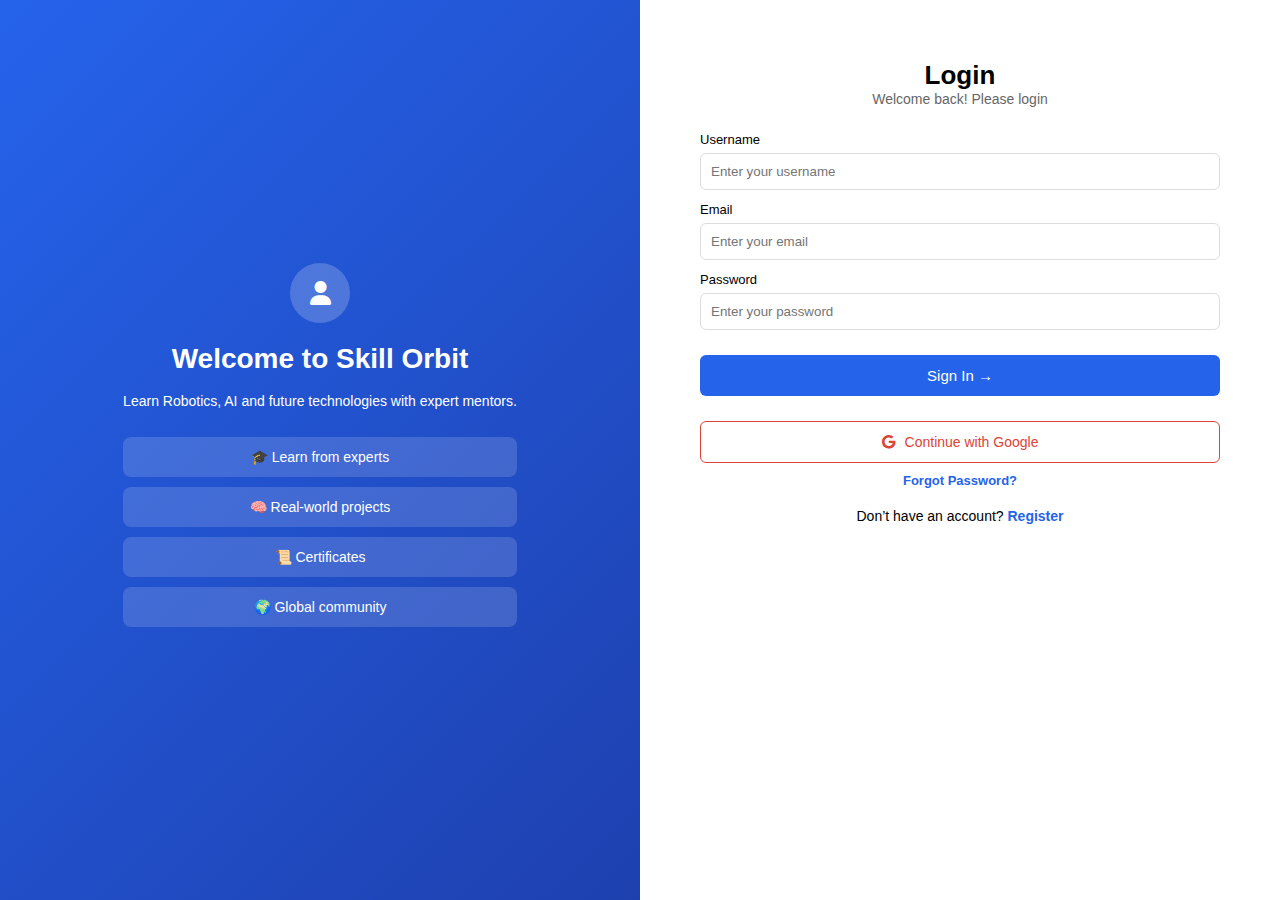
<file: index.html>
<!DOCTYPE html>
<html lang="en">
<head>
  <meta charset="UTF-8">
  <meta name="viewport" content="width=device-width, initial-scale=1.0">
  <title>Login / Register</title>

  <!-- CSS -->
  <link rel="stylesheet" href="login.css">

  <!-- Font Awesome -->
  <link
    rel="stylesheet"
    href="https://cdnjs.cloudflare.com/ajax/libs/font-awesome/6.6.0/css/all.min.css"
  />
</head>
<body>

<div class="container">

  <!-- LEFT SECTION -->
  <div class="left">
    <div class="left-content">
      <div class="icon">
        <i class="fa-solid fa-user"></i>
      </div>
      <h1>Welcome to Skill Orbit</h1>
      <p>Learn Robotics, AI and future technologies with expert mentors.</p>

      <div class="card">🎓 Learn from experts</div>
      <div class="card">🧠 Real-world projects</div>
      <div class="card">📜 Certificates</div>
      <div class="card">🌍 Global community</div>
    </div>
  </div>

  <!-- RIGHT SECTION -->
  <div class="right">

    <!-- LOGIN -->
    <div id="loginBox">
      <h2>Login</h2>
      <p class="sub">Welcome back! Please login</p>

      <label>Username</label>
      <input type="text" id="loginUsername" placeholder="Enter your username">

      <label>Email</label>
      <input type="email" id="loginEmail" placeholder="Enter your email">

      <label>Password</label>
      <input type="password" id="loginPassword" placeholder="Enter your password">

      <button type="button">Sign In →</button>

      <!-- GOOGLE LOGIN -->
      <div class="social-login">
        <button type="button" class="google-btn" onclick="loginWithGoogle()">
          <i class="fa-brands fa-google"></i> Continue with Google
        </button>
      </div>

      <p class="forgot-text">
        <span onclick="showForgot()">Forgot Password?</span>
      </p>

      <p class="switch-text">
        Don’t have an account?
        <span onclick="showRegister()">Register</span>
      </p>
    </div>

    <!-- FORGOT PASSWORD -->
    <div id="forgotBox" class="hide">
      <h2>Reset Password</h2>
      <p class="sub">Reset using Email or Phone</p>

      <label>Email</label>
      <input type="email" id="resetEmail" placeholder="Enter registered email">

      <p class="or">OR</p>

      <label>Phone</label>
      <input type="tel" id="resetPhone" placeholder="Enter registered phone">

      <button type="button" onclick="resetPassword()">Send OTP</button>

      <p class="switch-text">
        <span onclick="backToLogin()">Back to Login</span>
      </p>
    </div>

    <!-- OTP VERIFY -->
    <div id="otpBox" class="hide">
      <h2>Verify OTP</h2>
      <p class="sub">Enter OTP sent to email or phone</p>

      <input type="text" id="otpInput" placeholder="Enter OTP">
      <button type="button" onclick="verifyOTP()">Verify OTP</button>

      <p class="switch-text">
        <span onclick="backToLogin()">Cancel</span>
      </p>
    </div>

    <!-- NEW PASSWORD -->
    <div id="newPassBox" class="hide">
      <h2>Create New Password</h2>
      <p class="sub">Set your new password</p>

      <label>New Password</label>
      <input type="password" id="newPassword" placeholder="New password">

      <label>Confirm Password</label>
      <input type="password" id="confirmNewPassword" placeholder="Confirm password">

      <button type="button" onclick="saveNewPassword()">Save Password</button>
    </div>

    <!-- REGISTER -->
    <div id="registerBox" class="hide">
      <h2>Create Account</h2>
      <p class="sub">It’s quick and easy</p>

      <form id="signupForm">

        <label>Full Name</label>
        <input type="text" id="name" placeholder="Full name">

        <label>Username</label>
        <input type="text" id="username" placeholder="Username">
        <small id="usernameError" class="error">
          Username must be 4+ characters (letters, numbers, _)
        </small>

        <label>Email</label>
        <input type="email" id="email" placeholder="Email">

        <label>Phone (optional)</label>
        <input type="tel" id="phone" placeholder="Phone">

        <label>I am a:</label>
        <div class="role-group">
          <label class="role-item">
            <input type="radio" name="role" value="Student"> Student
          </label>
          <label class="role-item">
            <input type="radio" name="role" value="Teacher"> Teacher
          </label>
          <label class="role-item">
            <input type="radio" name="role" value="Admin"> Admin
          </label>
        </div>

        <label>Password</label>
        <input type="password" id="password" placeholder="Password">

        <label>Confirm Password</label>
        <input type="password" id="confirmPassword" placeholder="Confirm password">

        <button type="submit">Register →</button>
      </form>

      <p class="switch-text">
        Already have an account?
        <span onclick="showLogin()">Login</span>
      </p>
    </div>

  </div>
</div>

<!-- JS -->
<script src="login.js"></script>
</body>
</html>
</file>
<file: login.css>
*{
  margin:0;
  padding:0;
  box-sizing:border-box;
  font-family: Arial, Helvetica, sans-serif;
}

body{
  background:#f5f7fb;
}

.container{
  display:flex;
  min-height:100vh;
}

/* LEFT */
.left{
  width:50%;
  background:linear-gradient(135deg,#2563eb,#1e40af);
  color:#fff;
  display:flex;
  justify-content:center;
  align-items:center;
  padding:40px;
}

.left-content{
  max-width:420px;
  text-align: center;
}

.icon{
  width:60px;
  height:60px;
  border-radius:50%;
  background:rgba(255,255,255,0.2);
  display:flex;
  align-items:center;
  justify-content:center;
  font-size:24px;
  margin:0 auto 20px;   /* ⭐ center horizontally */

}

/* Username validation error */
.error{
  color: red;        /* 🔴 red color */
  font-size: 12px;
  display: none;     /* ❗ by default hidden */
  margin-top: 4px;
}


.left h1{
  font-size:28px;
  margin-bottom:15px;
}

.left p{
  font-size:14px;
  line-height:1.6;
  margin-bottom:25px;
}

.card{
  background:rgba(255,255,255,0.15);
  padding:12px;
  border-radius:8px;
  margin-bottom:10px;
  font-size:14px;
}

/* RIGHT */
.right{
  width:50%;
  background:#fff;
  padding:60px;
}

.right h2{
  font-size:26px;
}

/* Center align heading and subtitle text for Login and Register sections */
#loginBox h2,
#loginBox .sub,
#registerBox h2,
#registerBox .sub{
  text-align: center;
}




.sub{
  font-size:14px;
  color:#666;
  margin-bottom:25px;
}

label{
  font-size:13px;
  margin-top:12px;
  display:block;
}

input{
  width:100%;
  padding:10px;
  margin-top:6px;
  border:1px solid #ddd;
  border-radius:6px;
}

button{
  width:100%;
  margin-top:25px;
  padding:12px;
  border:none;
  background:#2563eb;
  color:#fff;
  font-size:15px;
  border-radius:6px;
  cursor:pointer;
}

button:hover{
  background:#1e40af;
}

.switch-text{
  text-align:center;
  margin-top:20px;
  font-size:14px;
}

.switch-text span{
  color:#2563eb;
  font-weight:600;
  cursor:pointer;
}

.hide{
  display:none;
}

/* MOBILE */
@media(max-width:900px){
  .container{
    flex-direction:column;
  }
  .left,.right{
    width:100%;
    padding:30px 20px;
  }
  .left{
    text-align:center;
  }
}


/* Align role radio buttons in a single
 row with minimal gap between radio and
                   text */

.role-group{
  display:flex;
  gap:15px;        /* options ke beech space */
  margin-top:8px;
}

.role-item{
  display:flex;
  align-items:center;
  gap:4px;         /* radio aur text ke beech bilkul kam gap */
  font-size:14px;
  cursor:pointer;
}

.role-item input{
  margin:0;        /* default browser margin remove */
}

/*
forgate password link style

*/

.forgot-text{
  text-align:center;
  margin-top:10px;
  font-size:13px;
}

.forgot-text span{
  color:#2563eb;
  cursor:pointer;
  font-weight:600;
}
/* Google Login Button */
.social-login{
  margin-top:15px;
}

.google-btn{
  width:100%;
  padding:12px;
  border-radius:6px;
  border:1px solid #db4437;
  background:#fff;
  color:#db4437;
  font-size:14px;
  cursor:pointer;
  display:flex;
  align-items:center;
  justify-content:center;
  gap:10px;
}

.google-btn:hover{
  background:#fbe9e7;
}
</file>
